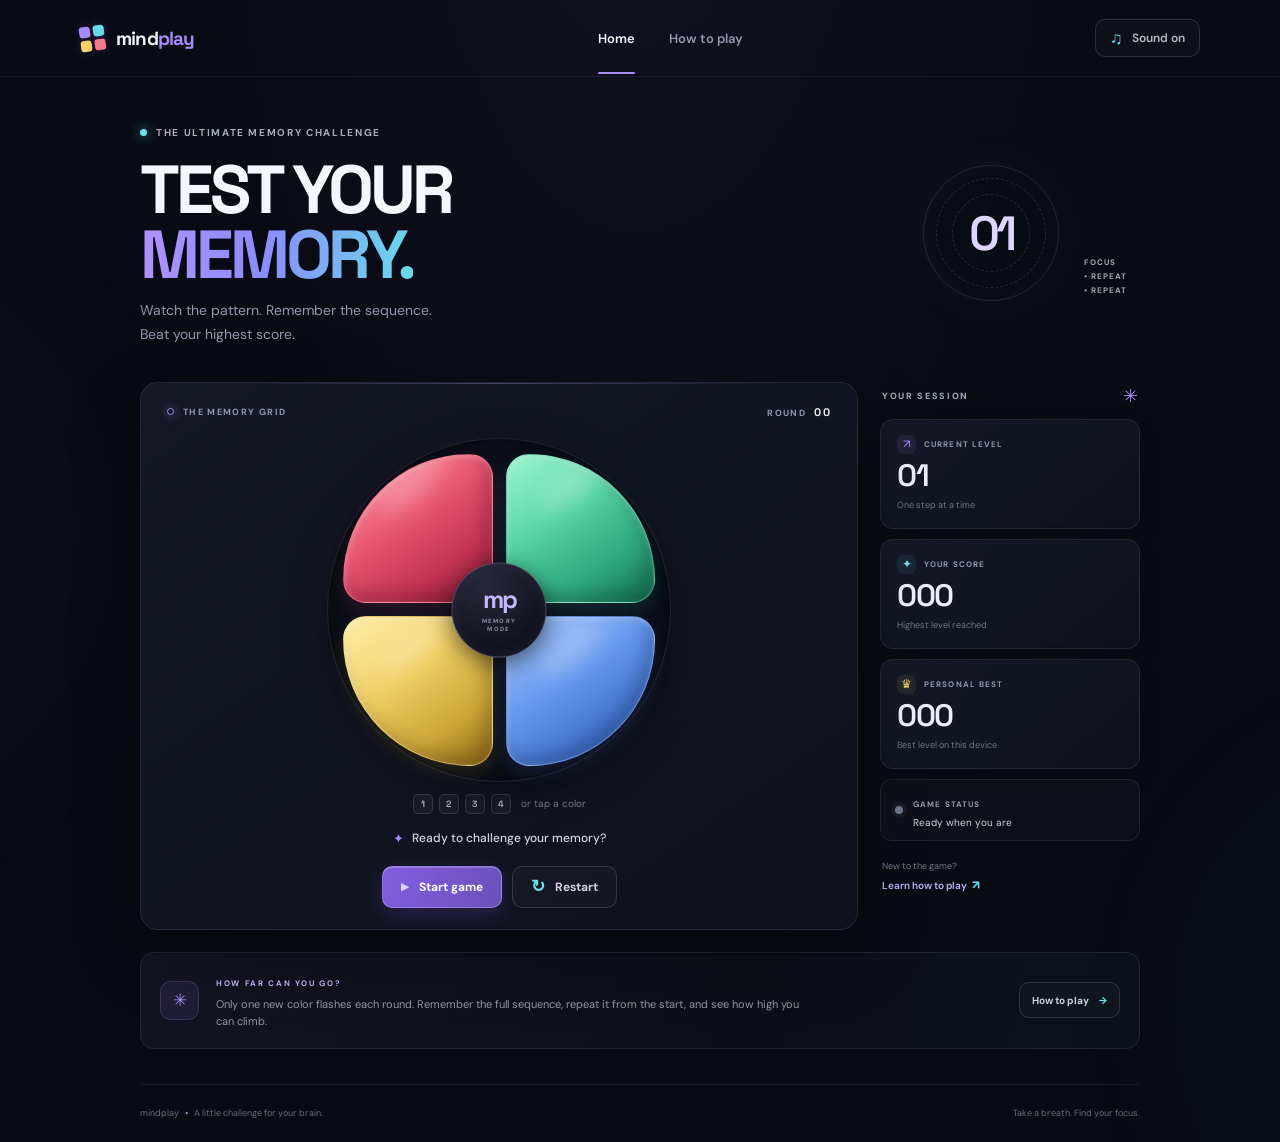
<file: index.html>
<!doctype html>
<html lang="en">
<head>
  <meta charset="utf-8">
  <meta name="viewport" content="width=device-width, initial-scale=1">
  <meta name="theme-color" content="#090b14">
  <meta name="description" content="A polished Simon Says memory challenge. Watch the pattern, repeat it, and beat your best score.">
  <title>Simon Says — Memory, in motion</title>
  <link rel="preconnect" href="https://fonts.googleapis.com">
  <link rel="preconnect" href="https://fonts.gstatic.com" crossorigin>
  <link href="https://fonts.googleapis.com/css2?family=DM+Sans:wght@400;500;600;700&family=Space+Grotesk:wght@400;500;600;700&display=swap" rel="stylesheet">
  <link rel="stylesheet" href="style.css">
  <script src="app.js" defer></script>
</head>
<body>
  <div class="page-glow page-glow-one" aria-hidden="true"></div>
  <div class="page-glow page-glow-two" aria-hidden="true"></div>

  <header class="site-header">
    <nav class="nav-shell" aria-label="Main navigation">
      <a class="brand" href="index.html" aria-label="Simon Says home">
        <span class="brand-mark" aria-hidden="true"><i></i><i></i><i></i><i></i></span>
        <span>mind<span class="brand-accent">play</span></span>
      </a>
      <div class="nav-links">
        <a class="nav-link nav-link-current" href="index.html" aria-current="page">Home</a>
        <a class="nav-link" href="howtoplay.html">How to play</a>
      </div>
      <button class="sound-toggle" id="sound-toggle" type="button" aria-pressed="true" aria-label="Turn sound off">
        <span class="sound-icon" aria-hidden="true">♫</span>
        <span class="sound-label">Sound on</span>
      </button>
    </nav>
  </header>

  <main class="page-shell">
    <section class="hero" aria-labelledby="page-title">
      <div class="hero-copy">
        <span class="eyebrow"><span class="eyebrow-dot"></span> The ultimate memory challenge</span>
        <h1 id="page-title">TEST YOUR<br><span class="gradient-text">MEMORY.</span></h1>
        <p>Watch the pattern. Remember the sequence.<br class="desktop-break"> Beat your highest score.</p>
      </div>
      <div class="hero-note" aria-hidden="true">
        <span class="hero-note-orbit"></span>
        <span class="hero-note-number">01</span>
        <span class="hero-note-caption">FOCUS<br>• REPEAT<br>• REPEAT</span>
      </div>
    </section>

    <section class="immersive-game" id="immersive-game" aria-label="Simon Says game area">
      <div class="immersive-controls">
        <button class="sound-toggle immersive-sound-toggle" id="immersive-sound-toggle" type="button" aria-pressed="true" aria-label="Turn sound off">
          <span class="sound-icon" aria-hidden="true">♫</span>
          <span class="sound-label">Sound on</span>
        </button>
        <button class="exit-fullscreen-button" id="exit-fullscreen-button" type="button"><span aria-hidden="true">×</span> Exit fullscreen</button>
      </div>
      <div class="record-toast" id="record-toast" role="status" aria-live="polite" hidden>
        <span class="record-trophy" aria-hidden="true">🏆</span>
        <span><strong>NEW HIGH SCORE!</strong><small>Outstanding! You've beaten your personal best!</small></span>
      </div>
      <div class="confetti-burst" id="confetti-burst" aria-hidden="true"></div>
      <section class="game-layout" aria-label="Simon Says memory game">
        <div class="game-card">
          <div class="game-card-top">
            <div class="game-card-title">
              <span class="live-indicator" aria-hidden="true"></span>
              <span>THE MEMORY GRID</span>
            </div>
            <span class="round-label">ROUND <strong id="round-number">00</strong></span>
          </div>

          <div class="board-wrap">
            <div class="simon-board" id="simon-board" aria-label="Simon Says game buttons">
              <button class="simon-pad pad-red" type="button" data-color="red" aria-label="Red button, shortcut 1" disabled><span class="pad-shine"></span></button>
              <button class="simon-pad pad-green" type="button" data-color="green" aria-label="Green button, shortcut 2" disabled><span class="pad-shine"></span></button>
              <button class="simon-pad pad-yellow" type="button" data-color="yellow" aria-label="Yellow button, shortcut 3" disabled><span class="pad-shine"></span></button>
              <button class="simon-pad pad-blue" type="button" data-color="blue" aria-label="Blue button, shortcut 4" disabled><span class="pad-shine"></span></button>
              <div class="board-center" aria-hidden="true">
                <span class="center-mark">mp</span>
                <span class="center-label">MEMORY<br>MODE</span>
              </div>
            </div>
            <p class="board-hint"><span class="hint-key">1</span><span class="hint-key">2</span><span class="hint-key">3</span><span class="hint-key">4</span><span>or tap a color</span></p>
          </div>

          <div class="game-message" aria-live="polite" aria-atomic="true">
            <span class="message-spark" aria-hidden="true">✦</span>
            <p id="game-message">Ready to challenge your memory?</p>
          </div>

          <div class="game-actions">
            <button class="button button-primary" id="start-button" type="button">
              <span class="button-play" aria-hidden="true">▶</span>
              <span>Start game</span>
            </button>
            <button class="button button-secondary" id="restart-button" type="button" aria-label="Restart game">
              <span aria-hidden="true">↻</span>
              <span>Restart</span>
            </button>
          </div>

          <section class="result-card" id="result-card" aria-live="polite" hidden>
            <div class="result-copy">
              <span class="result-eyebrow">CHALLENGE COMPLETE</span>
              <h2>GAME OVER!</h2>
              <p>Your final score <strong id="final-score">0</strong> <span>(level reached)</span></p>
              <p>Your highest score <strong id="final-best-score">000</strong></p>
              <p class="result-record" id="result-record" hidden>🏆 New personal best! Outstanding run.</p>
            </div>
            <div class="result-actions">
              <button class="button button-primary result-button" id="play-again-button" type="button">Play again <span aria-hidden="true">→</span></button>
              <a class="button button-secondary result-button" href="index.html">Back to home</a>
            </div>
          </section>
        </div>

        <aside class="score-column" aria-label="Game statistics">
          <div class="score-heading">
            <span class="eyebrow">YOUR SESSION</span>
            <span class="score-heading-mark" aria-hidden="true">✳</span>
          </div>
          <div class="stat-card stat-level">
            <div class="stat-top"><span class="stat-icon">↗</span><span class="stat-label">CURRENT LEVEL</span></div>
            <p class="stat-value" id="level-value">01</p>
            <span class="stat-foot">One step at a time</span>
          </div>
          <div class="stat-card stat-score">
            <div class="stat-top"><span class="stat-icon">✦</span><span class="stat-label">YOUR SCORE</span></div>
            <p class="stat-value" id="score-value">000</p>
            <span class="stat-foot">Highest level reached</span>
          </div>
          <div class="stat-card stat-best">
            <div class="stat-top"><span class="stat-icon">♛</span><span class="stat-label">PERSONAL BEST</span></div>
            <p class="stat-value" id="best-value">000</p>
            <span class="stat-foot">Best level on this device</span>
          </div>
          <div class="status-card">
            <span class="status-orb" id="status-orb" aria-hidden="true"></span>
            <div><span class="stat-label">GAME STATUS</span><p id="status-value">Ready when you are</p></div>
          </div>
          <a class="text-link" href="howtoplay.html">New to the game? <span>Learn how to play <b aria-hidden="true">↗</b></span></a>
        </aside>
      </section>
    </section>

    <section class="encouragement" aria-label="Memory challenge">
      <span class="encouragement-icon" aria-hidden="true">✳</span>
      <div><span class="eyebrow">HOW FAR CAN YOU GO?</span><p>Only one new color flashes each round. Remember the full sequence, repeat it from the start, and see how high you can climb.</p></div>
      <a class="button button-outline" href="howtoplay.html">How to play <span aria-hidden="true">→</span></a>
    </section>
  </main>

  <footer class="site-footer"><span>mindplay <span class="footer-dot">•</span> A little challenge for your brain.</span><span>Take a breath. Find your focus.</span></footer>
</body>
</html>
</file>
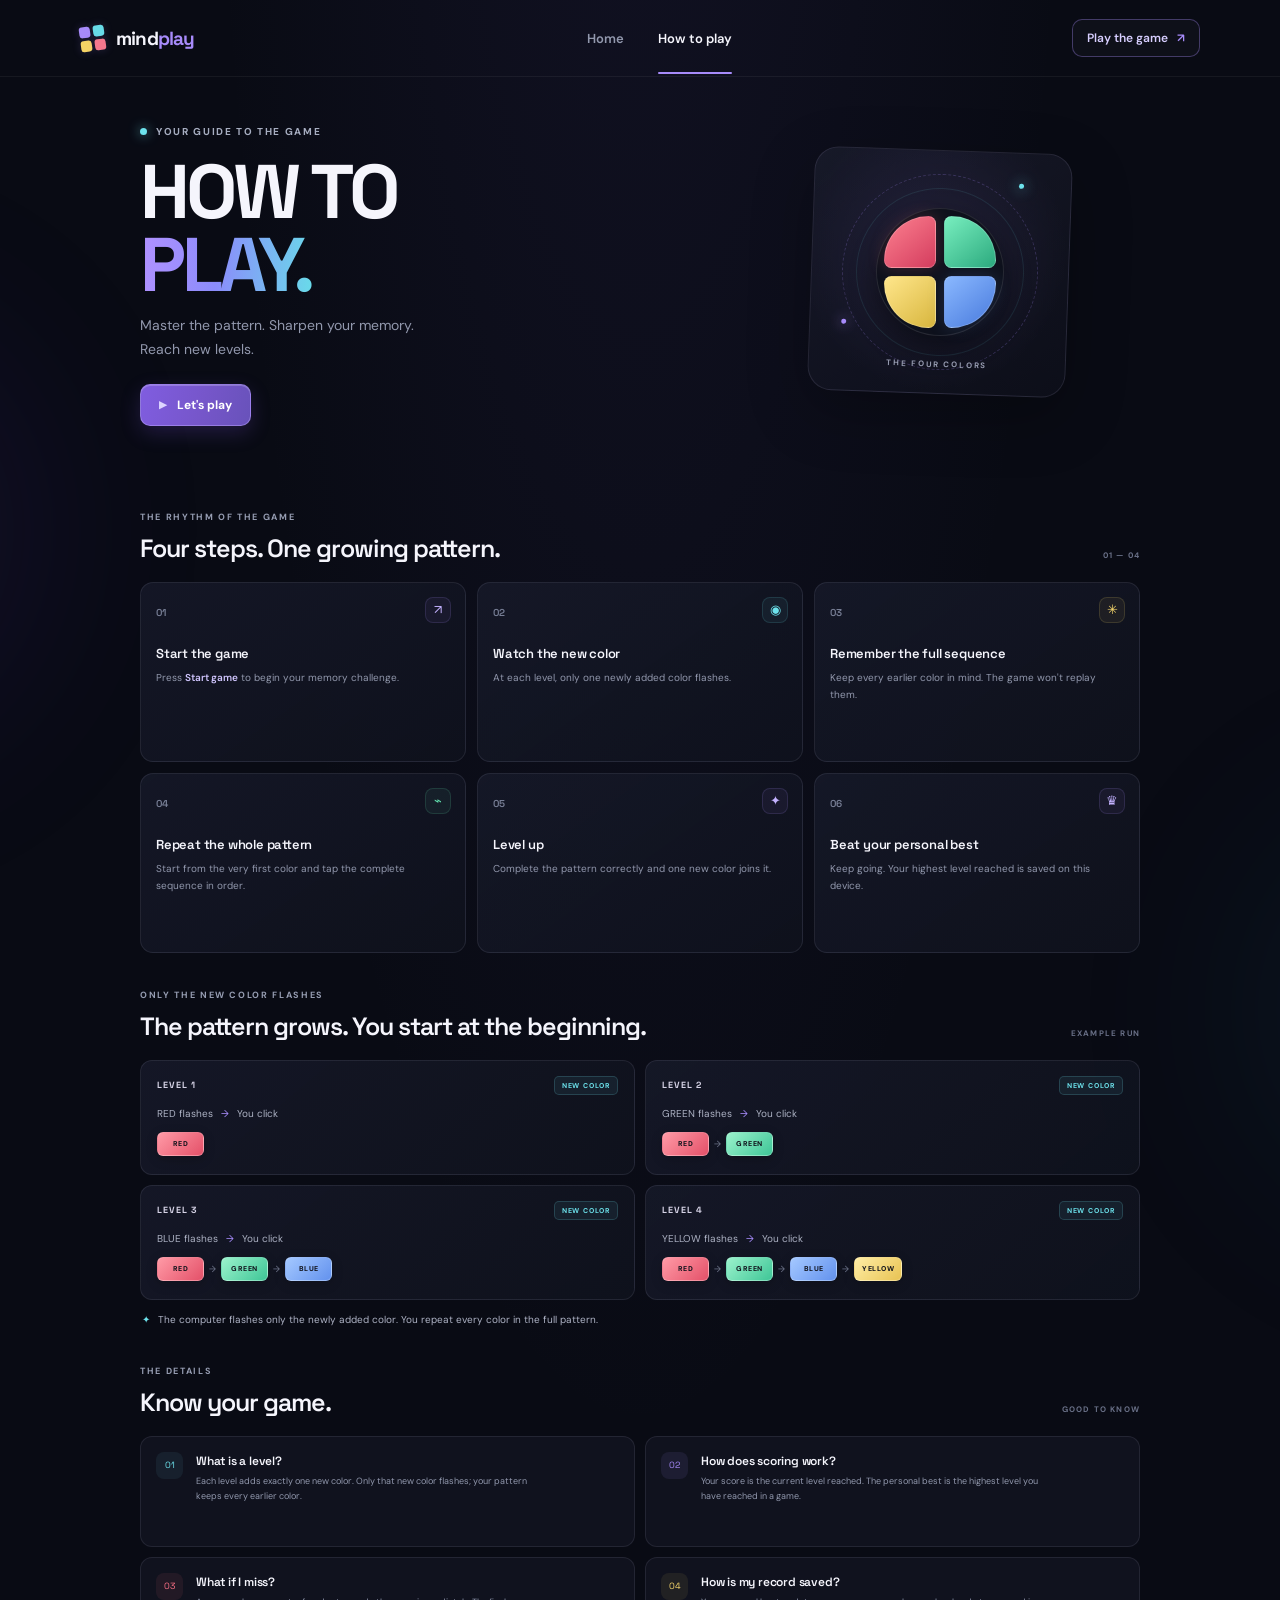
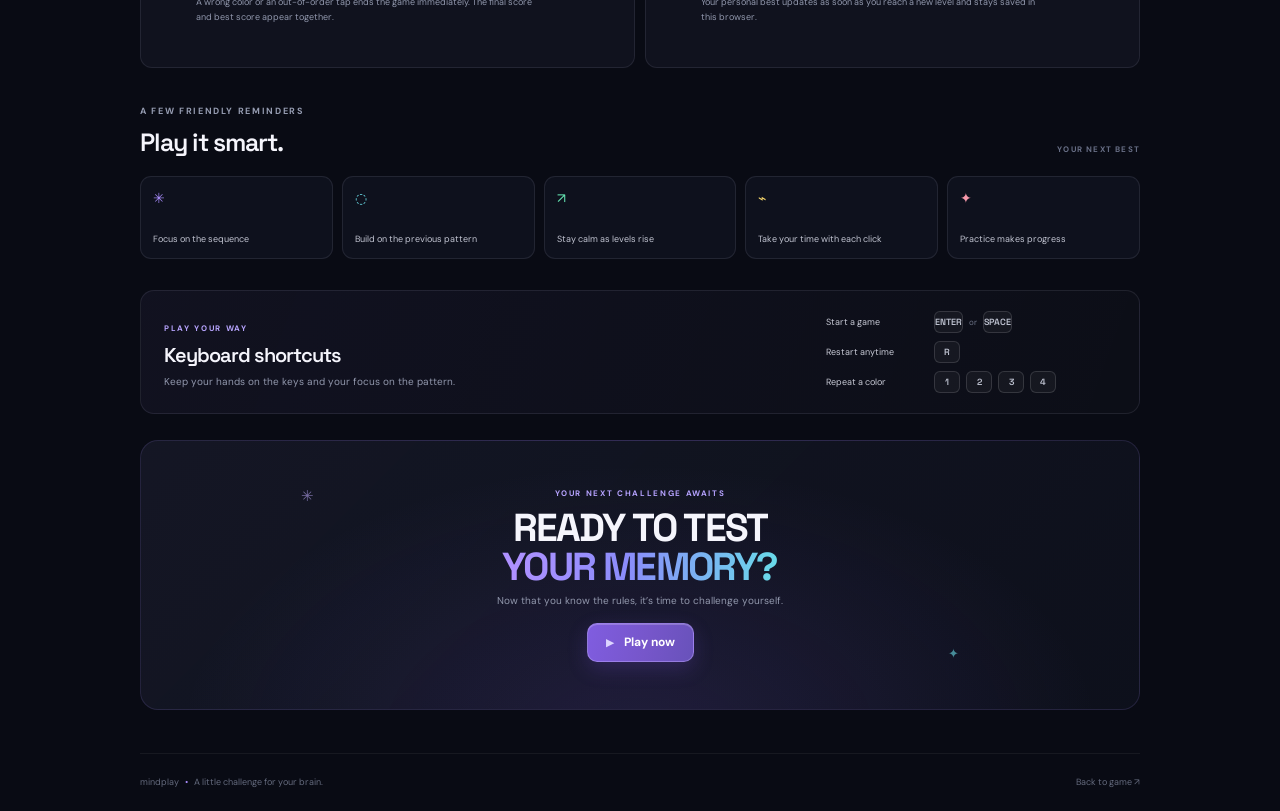
<file: howtoplay.html>
<!doctype html>
<html lang="en">
<head>
  <meta charset="utf-8">
  <meta name="viewport" content="width=device-width, initial-scale=1">
  <meta name="theme-color" content="#090b14">
  <meta name="description" content="Learn how to play the Simon Says memory challenge, understand scoring, and find helpful tips.">
  <title>How to play — mindplay</title>
  <link rel="preconnect" href="https://fonts.googleapis.com">
  <link rel="preconnect" href="https://fonts.gstatic.com" crossorigin>
  <link href="https://fonts.googleapis.com/css2?family=DM+Sans:wght@400;500;600;700&family=Space+Grotesk:wght@400;500;600;700&display=swap" rel="stylesheet">
  <link rel="stylesheet" href="style.css">
</head>
<body class="how-page">
  <div class="page-glow page-glow-one" aria-hidden="true"></div>
  <div class="page-glow page-glow-two" aria-hidden="true"></div>

  <header class="site-header">
    <nav class="nav-shell" aria-label="Main navigation">
      <a class="brand" href="index.html" aria-label="Simon Says home">
        <span class="brand-mark" aria-hidden="true"><i></i><i></i><i></i><i></i></span>
        <span>mind<span class="brand-accent">play</span></span>
      </a>
      <div class="nav-links">
        <a class="nav-link" href="index.html">Home</a>
        <a class="nav-link nav-link-current" href="howtoplay.html" aria-current="page">How to play</a>
      </div>
      <a class="nav-cta" href="index.html">Play the game <span aria-hidden="true">↗</span></a>
    </nav>
  </header>

  <main class="page-shell how-shell">
    <section class="how-hero">
      <div class="how-hero-copy">
        <span class="eyebrow"><span class="eyebrow-dot"></span> Your guide to the game</span>
        <h1>HOW TO<br><span class="gradient-text">PLAY.</span></h1>
        <p>Master the pattern. Sharpen your memory.<br class="desktop-break"> Reach new levels.</p>
        <a class="button button-primary" href="index.html"><span class="button-play" aria-hidden="true">▶</span> Let's play</a>
      </div>
      <div class="preview-card" aria-label="Four game colors: red, green, yellow, and blue">
        <div class="preview-orbit" aria-hidden="true"></div>
        <div class="preview-grid">
          <span class="preview-pad preview-red"></span><span class="preview-pad preview-green"></span>
          <span class="preview-pad preview-yellow"></span><span class="preview-pad preview-blue"></span>
        </div>
        <span class="preview-caption">THE FOUR COLORS</span>
        <span class="preview-dot preview-dot-one" aria-hidden="true"></span><span class="preview-dot preview-dot-two" aria-hidden="true"></span>
      </div>
    </section>

    <section class="how-section" aria-labelledby="steps-title">
      <div class="section-heading">
        <div><span class="eyebrow">THE RHYTHM OF THE GAME</span><h2 id="steps-title">Four steps. One growing pattern.</h2></div>
        <span class="section-index">01 — 04</span>
      </div>
      <div class="steps-grid">
        <article class="step-card"><span class="step-number">01</span><span class="step-symbol">↗</span><h3>Start the game</h3><p>Press <strong>Start game</strong> to begin your memory challenge.</p></article>
        <article class="step-card"><span class="step-number">02</span><span class="step-symbol">◉</span><h3>Watch the new color</h3><p>At each level, only one newly added color flashes.</p></article>
        <article class="step-card"><span class="step-number">03</span><span class="step-symbol">✳</span><h3>Remember the full sequence</h3><p>Keep every earlier color in mind. The game won't replay them.</p></article>
        <article class="step-card"><span class="step-number">04</span><span class="step-symbol">⌁</span><h3>Repeat the whole pattern</h3><p>Start from the very first color and tap the complete sequence in order.</p></article>
        <article class="step-card"><span class="step-number">05</span><span class="step-symbol">✦</span><h3>Level up</h3><p>Complete the pattern correctly and one new color joins it.</p></article>
        <article class="step-card"><span class="step-number">06</span><span class="step-symbol">♛</span><h3>Beat your personal best</h3><p>Keep going. Your highest level reached is saved on this device.</p></article>
      </div>
    </section>

    <section class="sequence-example" aria-labelledby="sequence-example-title">
      <div class="section-heading">
        <div><span class="eyebrow">ONLY THE NEW COLOR FLASHES</span><h2 id="sequence-example-title">The pattern grows. You start at the beginning.</h2></div>
        <span class="section-index">EXAMPLE RUN</span>
      </div>
      <div class="sequence-examples">
        <article class="sequence-card">
          <div class="sequence-card-heading"><span>LEVEL 1</span><span class="new-color-tag">NEW COLOR</span></div>
          <p class="flash-instruction">RED flashes <span class="flash-arrow">→</span> You click</p>
          <div class="sequence-chain"><span class="color-chip chip-red">RED</span></div>
        </article>
        <article class="sequence-card">
          <div class="sequence-card-heading"><span>LEVEL 2</span><span class="new-color-tag">NEW COLOR</span></div>
          <p class="flash-instruction">GREEN flashes <span class="flash-arrow">→</span> You click</p>
          <div class="sequence-chain"><span class="color-chip chip-red">RED</span><span class="chain-arrow">→</span><span class="color-chip chip-green">GREEN</span></div>
        </article>
        <article class="sequence-card">
          <div class="sequence-card-heading"><span>LEVEL 3</span><span class="new-color-tag">NEW COLOR</span></div>
          <p class="flash-instruction">BLUE flashes <span class="flash-arrow">→</span> You click</p>
          <div class="sequence-chain"><span class="color-chip chip-red">RED</span><span class="chain-arrow">→</span><span class="color-chip chip-green">GREEN</span><span class="chain-arrow">→</span><span class="color-chip chip-blue">BLUE</span></div>
        </article>
        <article class="sequence-card">
          <div class="sequence-card-heading"><span>LEVEL 4</span><span class="new-color-tag">NEW COLOR</span></div>
          <p class="flash-instruction">YELLOW flashes <span class="flash-arrow">→</span> You click</p>
          <div class="sequence-chain"><span class="color-chip chip-red">RED</span><span class="chain-arrow">→</span><span class="color-chip chip-green">GREEN</span><span class="chain-arrow">→</span><span class="color-chip chip-blue">BLUE</span><span class="chain-arrow">→</span><span class="color-chip chip-yellow">YELLOW</span></div>
        </article>
      </div>
      <p class="sequence-note"><span aria-hidden="true">✦</span> The computer flashes only the newly added color. You repeat every color in the full pattern.</p>
    </section>

    <section class="understanding-section">
      <div class="section-heading">
        <div><span class="eyebrow">THE DETAILS</span><h2>Know your game.</h2></div>
        <span class="section-index">GOOD TO KNOW</span>
      </div>
      <div class="detail-grid">
        <article class="detail-card"><span class="detail-mark">01</span><div><h3>What is a level?</h3><p>Each level adds exactly one new color. Only that new color flashes; your pattern keeps every earlier color.</p></div></article>
        <article class="detail-card"><span class="detail-mark">02</span><div><h3>How does scoring work?</h3><p>Your score is the current level reached. The personal best is the highest level you have reached in a game.</p></div></article>
        <article class="detail-card"><span class="detail-mark">03</span><div><h3>What if I miss?</h3><p>A wrong color or an out-of-order tap ends the game immediately. The final score and best score appear together.</p></div></article>
        <article class="detail-card"><span class="detail-mark">04</span><div><h3>How is my record saved?</h3><p>Your personal best updates as soon as you reach a new level and stays saved in this browser.</p></div></article>
      </div>
    </section>

    <section class="tips-section">
      <div class="section-heading">
        <div><span class="eyebrow">A FEW FRIENDLY REMINDERS</span><h2>Play it smart.</h2></div>
        <span class="section-index">YOUR NEXT BEST</span>
      </div>
      <div class="tips-grid">
        <div class="tip-card"><span>✳</span><p>Focus on the sequence</p></div>
        <div class="tip-card"><span>◌</span><p>Build on the previous pattern</p></div>
        <div class="tip-card"><span>↗</span><p>Stay calm as levels rise</p></div>
        <div class="tip-card"><span>⌁</span><p>Take your time with each click</p></div>
        <div class="tip-card"><span>✦</span><p>Practice makes progress</p></div>
      </div>
    </section>

    <section class="keyboard-section">
      <div><span class="eyebrow">PLAY YOUR WAY</span><h2>Keyboard shortcuts</h2><p>Keep your hands on the keys and your focus on the pattern.</p></div>
      <div class="shortcut-list">
        <div><span>Start a game</span><span class="keycap">ENTER</span><span class="key-divider">or</span><span class="keycap">SPACE</span></div>
        <div><span>Restart anytime</span><span class="keycap">R</span></div>
        <div><span>Repeat a color</span><span class="keycap">1</span><span class="keycap">2</span><span class="keycap">3</span><span class="keycap">4</span></div>
      </div>
    </section>

    <section class="final-cta">
      <span class="cta-spark cta-spark-one" aria-hidden="true">✳</span><span class="cta-spark cta-spark-two" aria-hidden="true">✦</span>
      <span class="eyebrow">YOUR NEXT CHALLENGE AWAITS</span>
      <h2>READY TO TEST<br><span class="gradient-text">YOUR MEMORY?</span></h2>
      <p>Now that you know the rules, it’s time to challenge yourself.</p>
      <a class="button button-primary" href="index.html"><span class="button-play" aria-hidden="true">▶</span> Play now</a>
    </section>
  </main>

  <footer class="site-footer"><span>mindplay <span class="footer-dot">•</span> A little challenge for your brain.</span><a href="index.html">Back to game <span aria-hidden="true">↗</span></a></footer>
</body>
</html>
</file>
<file: style.css>
:root {
  color-scheme: dark;
  --bg: #090b14;
  --surface: rgba(18, 21, 34, 0.84);
  --surface-raised: #151929;
  --surface-soft: rgba(255, 255, 255, 0.035);
  --line: rgba(193, 199, 224, 0.105);
  --line-strong: rgba(193, 199, 224, 0.17);
  --text: #f5f5fc;
  --muted: #9298ad;
  --muted-light: #b6bbcb;
  --purple: #a78bfa;
  --violet: #8b5cf6;
  --cyan: #6de3ed;
  --green: #63e3b1;
  --red: #fb7185;
  --yellow: #f7d76c;
  --blue: #70a5ff;
  --font-display: "Space Grotesk", "Segoe UI", sans-serif;
  --font-body: "DM Sans", "Segoe UI", sans-serif;
  --shadow-card: 0 24px 70px rgba(0, 0, 0, 0.28);
}

* { box-sizing: border-box; }

html { min-width: 320px; scroll-behavior: smooth; }

body {
  position: relative;
  min-width: 320px;
  min-height: 100vh;
  margin: 0;
  overflow-x: hidden;
  background:
    radial-gradient(ellipse at 50% -30%, rgba(84, 68, 153, 0.13), transparent 49%),
    var(--bg);
  color: var(--text);
  font-family: var(--font-body);
  -webkit-font-smoothing: antialiased;
}

button, a { font: inherit; }
a { color: inherit; text-decoration: none; }
button { color: inherit; }

.page-glow {
  position: fixed;
  z-index: -1;
  width: 380px;
  height: 380px;
  border-radius: 50%;
  filter: blur(115px);
  opacity: 0.15;
  pointer-events: none;
}
.page-glow-one { top: 340px; left: -280px; background: #6635d4; }
.page-glow-two { top: 820px; right: -310px; background: #1d7f9b; opacity: 0.1; }

.site-header { position: relative; z-index: 5; border-bottom: 1px solid rgba(255,255,255,.055); }
.nav-shell {
  display: flex;
  align-items: center;
  justify-content: space-between;
  width: min(1120px, calc(100% - 64px));
  height: 76px;
  margin: 0 auto;
}
.brand { display: inline-flex; align-items: center; gap: 11px; font-family: var(--font-display); font-size: 19px; font-weight: 700; letter-spacing: -.8px; }
.brand-accent { color: var(--purple); }
.brand-mark { display: grid; width: 25px; height: 25px; grid-template: repeat(2, 1fr) / repeat(2, 1fr); gap: 3px; transform: rotate(-8deg); }
.brand-mark i { border-radius: 3px; background: #a78bfa; box-shadow: 0 0 10px rgba(167,139,250,.2); }
.brand-mark i:nth-child(2) { background: #67dbe7; }
.brand-mark i:nth-child(3) { background: #f5d365; }
.brand-mark i:nth-child(4) { background: #f4778d; }
.nav-links { display: flex; align-items: center; gap: 34px; margin-left: 52px; }
.nav-link { position: relative; padding: 8px 0; color: var(--muted); font-size: 13px; font-weight: 600; transition: color .2s ease; }
.nav-link:hover, .nav-link-current { color: var(--text); }
.nav-link-current::after { position: absolute; right: 0; bottom: -19px; left: 0; height: 2px; border-radius: 4px; background: var(--purple); content: ""; }
.sound-toggle, .nav-cta {
  display: inline-flex;
  align-items: center;
  justify-content: center;
  gap: 9px;
  min-height: 38px;
  padding: 0 14px;
  border: 1px solid var(--line-strong);
  border-radius: 10px;
  background: rgba(255,255,255,.025);
  color: var(--muted-light);
  font-size: 12px;
  font-weight: 600;
  transition: border-color .2s ease, color .2s ease, background .2s ease, transform .2s ease;
}
.sound-toggle { cursor: pointer; }
.sound-toggle:hover, .nav-cta:hover { transform: translateY(-1px); border-color: rgba(167,139,250,.45); color: var(--text); background: rgba(167,139,250,.07); }
.sound-icon { color: var(--cyan); font-size: 17px; line-height: 1; }
.nav-cta { border-color: rgba(167,139,250,.35); color: #d7ceff; }
.nav-cta span { color: var(--purple); }

.page-shell { width: min(1000px, calc(100% - 64px)); margin: 0 auto; }
.hero { position: relative; display: flex; align-items: center; justify-content: space-between; min-height: 270px; padding: 43px 0 35px; animation: rise-in .7s both; }
.eyebrow { display: inline-flex; align-items: center; gap: 9px; color: #a7aec1; font-size: 10px; font-weight: 700; letter-spacing: 1.65px; text-transform: uppercase; }
.eyebrow-dot { width: 7px; height: 7px; border-radius: 50%; background: var(--cyan); box-shadow: 0 0 12px rgba(109,227,237,.75); }
h1, h2, h3, p { margin-top: 0; }
.hero h1, .how-hero h1 { margin: 16px 0 10px; font-family: var(--font-display); font-size: clamp(44px, 6.2vw, 68px); font-weight: 700; letter-spacing: -4px; line-height: .96; }
.gradient-text { color: transparent; background: linear-gradient(95deg, #ae91ff 5%, #8b8cfb 45%, #68dce9 100%); background-clip: text; -webkit-background-clip: text; }
.hero-copy > p, .how-hero-copy > p { margin-bottom: 0; color: var(--muted); font-size: 14px; line-height: 1.75; }
.hero-note { position: relative; display: flex; width: 170px; height: 155px; align-items: center; justify-content: center; margin-right: 64px; }
.hero-note-orbit { position: absolute; width: 136px; height: 136px; border: 1px solid rgba(167,139,250,.19); border-radius: 50%; box-shadow: 0 0 42px rgba(129,99,224,.08), inset 0 0 35px rgba(129,99,224,.06); }
.hero-note-orbit::before, .hero-note-orbit::after { position: absolute; border: 1px dashed rgba(109,227,237,.17); border-radius: 50%; content: ""; }
.hero-note-orbit::before { inset: 12px; }
.hero-note-orbit::after { inset: 28px; border-color: rgba(167,139,250,.21); }
.hero-note-number { position: relative; z-index: 1; color: #dfd6ff; font-family: var(--font-display); font-size: 48px; font-weight: 600; letter-spacing: -4px; }
.hero-note-caption { position: absolute; right: -51px; bottom: 13px; color: #a1a7ba; font-size: 8px; font-weight: 700; letter-spacing: 1px; line-height: 1.8; }

.game-layout { display: grid; grid-template-columns: minmax(0, 1fr) 260px; gap: 22px; align-items: stretch; animation: rise-in .8s .08s both; }
.immersive-game { position: relative; }
.game-card { position: relative; min-width: 0; padding: 22px 26px 21px; overflow: hidden; border: 1px solid var(--line); border-radius: 18px; background: linear-gradient(145deg, rgba(22,25,40,.94), rgba(15,18,30,.97)); box-shadow: var(--shadow-card); }
.game-card::before { position: absolute; top: 0; left: 13%; width: 74%; height: 1px; background: linear-gradient(90deg, transparent, rgba(166,145,250,.35), transparent); content: ""; }
.game-card-top { display: flex; align-items: center; justify-content: space-between; color: var(--muted); font-size: 9px; font-weight: 700; letter-spacing: 1.35px; }
.game-card-title { display: flex; align-items: center; gap: 9px; }
.live-indicator { width: 7px; height: 7px; border: 1px solid var(--purple); border-radius: 50%; box-shadow: 0 0 10px rgba(167,139,250,.55); }
.round-label strong { margin-left: 5px; color: var(--text); font-family: var(--font-display); font-size: 11px; }
.board-wrap { position: relative; display: flex; flex-direction: column; align-items: center; padding: 19px 0 0; }
.simon-board { position: relative; display: grid; width: min(100%, 344px); aspect-ratio: 1; grid-template: 1fr 1fr / 1fr 1fr; gap: 13px; padding: 15px; border: 1px solid rgba(255,255,255,.08); border-radius: 50%; background: radial-gradient(circle at 50% 45%, #101423 0, #0d101b 66%); box-shadow: 0 12px 40px rgba(0,0,0,.37), inset 0 0 35px rgba(0,0,0,.55); }
.simon-pad { position: relative; display: flex; align-items: center; justify-content: center; min-width: 0; padding: 0; overflow: hidden; border: 1px solid rgba(255,255,255,.15); cursor: pointer; isolation: isolate; transition: filter .2s ease, transform .17s ease, box-shadow .22s ease, opacity .2s ease; -webkit-tap-highlight-color: transparent; touch-action: manipulation; }
.simon-pad::before { position: absolute; z-index: -1; inset: 0; border-radius: inherit; background: linear-gradient(145deg, rgba(255,255,255,.3), transparent 41%, rgba(0,0,0,.23)); content: ""; opacity: .76; }
.pad-shine { position: absolute; top: 12%; left: 18%; width: 52%; height: 20%; border-radius: 50%; background: rgba(255,255,255,.21); filter: blur(10px); transform: rotate(-38deg); }
.pad-red { border-radius: 88% 16% 16% 16%; background: linear-gradient(145deg, #ff8090, #d9395b 73%, #a62245); box-shadow: inset 1px 2px 6px rgba(255,255,255,.26), inset -7px -8px 16px rgba(81,8,27,.28), 0 8px 18px rgba(214,49,82,.13); }
.pad-green { border-radius: 16% 88% 16% 16%; background: linear-gradient(145deg, #7df2c4, #32b88a 73%, #17815f); box-shadow: inset 1px 2px 6px rgba(255,255,255,.26), inset -7px -8px 16px rgba(5,63,44,.28), 0 8px 18px rgba(41,187,136,.13); }
.pad-yellow { border-radius: 16% 16% 16% 88%; background: linear-gradient(145deg, #ffe990, #e1b83d 73%, #ab7d1e); box-shadow: inset 1px 2px 6px rgba(255,255,255,.28), inset -7px -8px 16px rgba(74,49,4,.27), 0 8px 18px rgba(219,180,51,.13); }
.pad-blue { border-radius: 16% 16% 88% 16%; background: linear-gradient(145deg, #8cb9ff, #4a7fe0 73%, #2c52a8); box-shadow: inset 1px 2px 6px rgba(255,255,255,.27), inset -7px -8px 16px rgba(7,28,77,.27), 0 8px 18px rgba(67,119,224,.14); }
.simon-pad:not(:disabled):hover { filter: brightness(1.13) saturate(1.08); transform: scale(1.025); }
.simon-pad:not(:disabled):active { transform: scale(.96); }
.simon-pad:disabled { cursor: default; }
.simon-pad:focus-visible { z-index: 2; outline: 3px solid #fff; outline-offset: 3px; }
.simon-pad.is-lit { z-index: 1; filter: brightness(1.45) saturate(1.24); transform: scale(1.035); }
.pad-red.is-lit { box-shadow: 0 0 35px rgba(255,94,119,.75), inset 0 0 22px rgba(255,255,255,.5); }
.pad-green.is-lit { box-shadow: 0 0 35px rgba(82,240,182,.72), inset 0 0 22px rgba(255,255,255,.5); }
.pad-yellow.is-lit { box-shadow: 0 0 35px rgba(255,220,90,.78), inset 0 0 22px rgba(255,255,255,.53); }
.pad-blue.is-lit { box-shadow: 0 0 35px rgba(102,160,255,.78), inset 0 0 22px rgba(255,255,255,.52); }
.board-center { position: absolute; z-index: 3; top: 50%; left: 50%; display: flex; width: 95px; height: 95px; flex-direction: column; align-items: center; justify-content: center; border: 1px solid rgba(202,194,249,.25); border-radius: 50%; background: radial-gradient(circle at 35% 20%, #28283b, #10121e 71%); box-shadow: 0 6px 24px rgba(0,0,0,.58), inset 0 0 16px rgba(167,139,250,.09); transform: translate(-50%, -50%); }
.center-mark { color: #c4b5fd; font-family: var(--font-display); font-size: 25px; font-weight: 700; letter-spacing: -2px; line-height: 1; }
.center-label { margin-top: 5px; color: #8d91a7; font-size: 6px; font-weight: 700; letter-spacing: 1.3px; line-height: 1.4; text-align: center; }
.board-hint { display: flex; align-items: center; gap: 6px; margin: 12px 0 0; color: #777e94; font-size: 10px; }
.hint-key, .keycap { display: inline-flex; min-width: 20px; height: 20px; align-items: center; justify-content: center; border: 1px solid rgba(255,255,255,.13); border-radius: 5px; background: rgba(255,255,255,.04); color: #c0c4d2; font-family: var(--font-display); font-size: 9px; font-weight: 600; }
.board-hint > span:last-child { margin-left: 4px; }
.game-message { display: flex; min-height: 37px; align-items: center; justify-content: center; gap: 8px; margin-top: 6px; color: #d3d5e0; text-align: center; }
.game-message p { margin: 0; font-size: 12px; font-weight: 500; }
.message-spark { color: var(--purple); font-size: 13px; }
.game-actions { display: flex; justify-content: center; gap: 10px; margin-top: 9px; }
.button { display: inline-flex; min-height: 42px; align-items: center; justify-content: center; gap: 10px; padding: 0 18px; border: 1px solid transparent; border-radius: 10px; cursor: pointer; font-size: 12px; font-weight: 700; transition: transform .2s ease, box-shadow .2s ease, border-color .2s ease, background .2s ease; }
.button:hover { transform: translateY(-2px); }
.button:active { transform: translateY(0) scale(.98); }
.button:focus-visible, .sound-toggle:focus-visible, a:focus-visible { outline: 2px solid var(--cyan); outline-offset: 3px; }
.button-primary { border-color: rgba(193,174,255,.44); background: linear-gradient(105deg, #805de0, #7656ca 56%, #6852ba); box-shadow: 0 7px 20px rgba(111,77,204,.24), inset 0 1px rgba(255,255,255,.2); color: #fff; }
.button-primary:hover { box-shadow: 0 10px 26px rgba(111,77,204,.38), inset 0 1px rgba(255,255,255,.24); }
.button-primary:disabled { cursor: default; opacity: .6; transform: none; }
.button-play { color: #ddd5ff; font-size: 10px; }
.button-secondary, .button-outline { border-color: var(--line-strong); background: rgba(255,255,255,.025); color: #d0d2df; }
.button-secondary:hover, .button-outline:hover { border-color: rgba(167,139,250,.46); background: rgba(167,139,250,.08); }
.button-secondary > span:first-child { color: var(--cyan); font-size: 17px; line-height: 1; }
.result-card { position: absolute; z-index: 6; inset: 10px; display: flex; flex-direction: column; align-items: center; justify-content: center; gap: 21px; padding: 22px; border: 1px solid rgba(251,113,133,.28); border-radius: 14px; background: radial-gradient(ellipse at 50% 0, rgba(135,83,180,.2), transparent 60%), rgba(9,11,20,.94); box-shadow: 0 15px 55px rgba(0,0,0,.42); text-align: center; backdrop-filter: blur(14px); animation: rise-in .3s ease both; }
.result-card[hidden] { display: none; }
.result-eyebrow { color: #f89aab; font-size: 8px; font-weight: 700; letter-spacing: 1.4px; }
.result-card h2 { margin: 7px 0 12px; color: #fff1f4; font-family: var(--font-display); font-size: clamp(29px, 5vw, 43px); letter-spacing: -1.6px; }
.result-card p { margin: 5px 0; color: var(--muted-light); font-size: 12px; }
.result-card p strong { color: var(--text); }
.result-card p > span { color: var(--muted); }
.result-record { margin-top: 12px !important; color: #f5d477 !important; font-weight: 700; }
.result-record[hidden] { display: none; }
.result-actions { display: flex; flex-wrap: wrap; justify-content: center; gap: 9px; }
.result-button { min-height: 39px; flex-shrink: 0; padding: 0 14px; font-size: 11px; }

.score-column { display: flex; flex-direction: column; gap: 10px; }
.score-heading { display: flex; align-items: center; justify-content: space-between; padding: 2px 2px 1px; }
.score-heading .eyebrow { font-size: 9px; }
.score-heading-mark { color: var(--purple); font-size: 18px; }
.stat-card { min-height: 110px; padding: 15px 16px 12px; border: 1px solid var(--line); border-radius: 13px; background: linear-gradient(140deg, rgba(23,26,42,.88), rgba(15,18,29,.92)); box-shadow: 0 10px 28px rgba(0,0,0,.14); transition: transform .22s ease, border-color .22s ease; }
.stat-card:hover { transform: translateY(-2px); border-color: var(--line-strong); }
.stat-top { display: flex; align-items: center; gap: 8px; }
.stat-icon { display: inline-flex; width: 19px; height: 19px; align-items: center; justify-content: center; border-radius: 6px; background: rgba(167,139,250,.1); color: var(--purple); font-size: 12px; }
.stat-score .stat-icon { background: rgba(109,227,237,.08); color: var(--cyan); }
.stat-best .stat-icon { background: rgba(247,215,108,.09); color: var(--yellow); }
.stat-label { color: var(--muted); font-size: 8px; font-weight: 700; letter-spacing: 1.1px; }
.stat-value { margin: 6px 0 1px; color: #f0edff; font-family: var(--font-display); font-size: 31px; font-weight: 600; letter-spacing: -1.5px; line-height: 1; transition: transform .2s ease, color .2s ease; }
.stat-value.is-updated { color: var(--cyan); transform: scale(1.07); }
.stat-foot { color: #70768b; font-size: 9px; }
.status-card { display: flex; min-height: 59px; align-items: center; gap: 10px; padding: 11px 14px; border: 1px solid var(--line); border-radius: 12px; background: rgba(255,255,255,.022); }
.status-orb { width: 8px; height: 8px; flex-shrink: 0; border-radius: 50%; background: #72798d; box-shadow: 0 0 0 4px rgba(114,121,141,.1); }
.status-orb.is-playing { background: var(--cyan); box-shadow: 0 0 0 4px rgba(109,227,237,.11), 0 0 12px rgba(109,227,237,.5); animation: orb-pulse 1.5s infinite; }
.status-orb.is-error { background: var(--red); box-shadow: 0 0 0 4px rgba(251,113,133,.1); }
.status-card p { margin: 4px 0 0; color: #d0d2df; font-size: 10px; }
.text-link { display: flex; flex-direction: column; gap: 5px; margin-top: 4px; padding: 5px 2px; color: #747b90; font-size: 9px; }
.text-link span { color: #c3b4ff; font-size: 10px; font-weight: 600; }
.text-link b { margin-left: 3px; color: var(--cyan); font-size: 12px; }
.text-link:hover span { color: #fff; }

.encouragement { display: flex; align-items: center; gap: 17px; margin: 22px 0 35px; padding: 17px 19px; border: 1px solid var(--line); border-radius: 14px; background: linear-gradient(100deg, rgba(167,139,250,.065), rgba(255,255,255,.018) 60%, rgba(109,227,237,.035)); }
.encouragement-icon { display: flex; width: 39px; height: 39px; flex-shrink: 0; align-items: center; justify-content: center; border: 1px solid rgba(167,139,250,.2); border-radius: 11px; background: rgba(167,139,250,.09); color: var(--purple); font-size: 17px; }
.encouragement > div { flex: 1; }
.encouragement .eyebrow { color: #c8b7ff; font-size: 8px; }
.encouragement p { max-width: 585px; margin: 5px 0 0; color: var(--muted); font-size: 11px; line-height: 1.6; }
.button-outline { min-height: 36px; flex-shrink: 0; padding: 0 12px; font-size: 10px; }
.button-outline span { color: var(--cyan); }
.site-footer { display: flex; align-items: center; justify-content: space-between; width: min(1000px, calc(100% - 64px)); min-height: 58px; margin: 0 auto; border-top: 1px solid rgba(255,255,255,.06); color: #646a7d; font-size: 9px; }
.footer-dot { padding: 0 4px; color: var(--purple); }
.site-footer a:hover { color: #d1c5ff; }

/* How to play */
.how-shell { padding-bottom: 43px; }
.how-hero { position: relative; display: flex; min-height: 320px; align-items: center; justify-content: space-between; padding: 42px 25px 48px 0; animation: rise-in .7s both; }
.how-hero h1 { margin-bottom: 11px; font-size: clamp(52px, 7vw, 76px); }
.how-hero-copy > p { margin-bottom: 22px; }
.preview-card { position: relative; display: flex; width: 258px; height: 244px; flex-shrink: 0; align-items: center; justify-content: center; margin-right: 46px; border: 1px solid rgba(192,190,224,.12); border-radius: 24px; background: radial-gradient(ellipse at 47% 42%, rgba(94,77,145,.2), transparent 70%), linear-gradient(145deg, rgba(25,27,43,.86), rgba(13,15,26,.88)); box-shadow: 0 20px 60px rgba(0,0,0,.25); transform: rotate(2deg); }
.preview-orbit { position: absolute; width: 196px; height: 196px; border: 1px dashed rgba(167,139,250,.22); border-radius: 50%; }
.preview-orbit::after { position: absolute; inset: 13px; border: 1px solid rgba(109,227,237,.1); border-radius: 50%; content: ""; }
.preview-grid { position: relative; display: grid; width: 128px; height: 128px; grid-template: 1fr 1fr / 1fr 1fr; gap: 8px; padding: 7px; border: 1px solid rgba(255,255,255,.1); border-radius: 50%; background: #0e111c; box-shadow: 0 11px 27px rgba(0,0,0,.44); transform: rotate(-2deg); }
.preview-pad { border: 1px solid rgba(255,255,255,.18); }
.preview-red { border-radius: 90% 15% 15% 15%; background: linear-gradient(140deg,#fd8190,#d43d5e); box-shadow: 0 0 17px rgba(251,113,133,.22); }
.preview-green { border-radius: 15% 90% 15% 15%; background: linear-gradient(140deg,#78eebf,#2caa7e); }
.preview-yellow { border-radius: 15% 15% 15% 90%; background: linear-gradient(140deg,#ffe68b,#d8b63e); }
.preview-blue { border-radius: 15% 15% 90% 15%; background: linear-gradient(140deg,#8ab8ff,#4779dc); box-shadow: 0 0 17px rgba(112,165,255,.19); }
.preview-caption { position: absolute; bottom: 24px; color: #969bb0; font-size: 8px; font-weight: 700; letter-spacing: 1.8px; }
.preview-dot { position: absolute; width: 5px; height: 5px; border-radius: 50%; background: var(--cyan); box-shadow: 0 0 13px var(--cyan); }
.preview-dot-one { top: 30px; right: 47px; }
.preview-dot-two { bottom: 66px; left: 31px; background: var(--purple); box-shadow: 0 0 13px var(--purple); }
.how-section, .understanding-section, .tips-section { margin-top: 30px; }
.section-heading { display: flex; align-items: flex-end; justify-content: space-between; margin-bottom: 18px; }
.section-heading .eyebrow { color: #969db2; font-size: 9px; }
.section-heading h2, .keyboard-section h2 { margin: 7px 0 0; font-family: var(--font-display); font-size: 25px; font-weight: 600; letter-spacing: -1px; }
.section-index { padding-bottom: 4px; color: #697087; font-size: 8px; font-weight: 700; letter-spacing: 1.2px; }
.steps-grid { display: grid; grid-template-columns: repeat(4, 1fr); gap: 11px; }
.step-card { position: relative; min-height: 180px; padding: 17px 15px 16px; overflow: hidden; border: 1px solid var(--line); border-radius: 13px; background: linear-gradient(145deg, rgba(23,26,42,.82), rgba(15,18,29,.88)); transition: transform .22s ease, border-color .22s ease, background .22s ease; }
.step-card:hover, .detail-card:hover, .tip-card:hover { transform: translateY(-3px); border-color: rgba(167,139,250,.27); background-color: rgba(167,139,250,.035); }
.step-number { color: #787f96; font-family: var(--font-display); font-size: 10px; font-weight: 600; }
.step-symbol { position: absolute; top: 14px; right: 14px; display: flex; width: 26px; height: 26px; align-items: center; justify-content: center; border: 1px solid rgba(167,139,250,.14); border-radius: 8px; background: rgba(167,139,250,.06); color: #c4b2ff; font-size: 13px; }
.step-card:nth-child(2) .step-symbol { border-color: rgba(109,227,237,.13); background: rgba(109,227,237,.06); color: var(--cyan); }
.step-card:nth-child(3) .step-symbol { border-color: rgba(247,215,108,.14); background: rgba(247,215,108,.06); color: var(--yellow); }
.step-card:nth-child(4) .step-symbol { border-color: rgba(99,227,177,.14); background: rgba(99,227,177,.06); color: var(--green); }
.step-card h3, .detail-card h3 { margin: 24px 0 7px; font-family: var(--font-display); font-size: 13px; font-weight: 600; letter-spacing: -.2px; }
.step-card p, .detail-card p { margin: 0; color: var(--muted); font-size: 10px; line-height: 1.7; }
.step-card p strong { color: #d1c6ff; font-weight: 600; }
.detail-grid { display: grid; grid-template-columns: 1fr 1fr; gap: 10px; }
.detail-card { display: flex; min-height: 111px; gap: 13px; padding: 15px; border: 1px solid var(--line); border-radius: 12px; background: rgba(19,22,35,.76); transition: transform .22s ease, border-color .22s ease; }
.detail-mark { display: flex; width: 27px; height: 27px; flex-shrink: 0; align-items: center; justify-content: center; border-radius: 8px; background: rgba(109,227,237,.07); color: var(--cyan); font-family: var(--font-display); font-size: 9px; }
.detail-card:nth-child(2) .detail-mark { background: rgba(167,139,250,.09); color: var(--purple); }
.detail-card:nth-child(3) .detail-mark { background: rgba(251,113,133,.08); color: var(--red); }
.detail-card:nth-child(4) .detail-mark { background: rgba(247,215,108,.08); color: var(--yellow); }
.detail-card h3 { margin: 1px 0 5px; font-size: 12px; }
.detail-card p { max-width: 340px; font-size: 9px; }
.tips-grid { display: grid; grid-template-columns: repeat(5, 1fr); gap: 9px; }
.tip-card { display: flex; min-height: 83px; flex-direction: column; justify-content: space-between; padding: 12px; border: 1px solid var(--line); border-radius: 11px; background: rgba(19,22,35,.68); transition: transform .22s ease, border-color .22s ease; }
.tip-card > span { color: var(--purple); font-size: 14px; }
.tip-card:nth-child(2) > span { color: var(--cyan); }
.tip-card:nth-child(3) > span { color: var(--green); }
.tip-card:nth-child(4) > span { color: var(--yellow); }
.tip-card:nth-child(5) > span { color: #f698aa; }
.tip-card p { margin: 9px 0 0; color: #c2c5d2; font-size: 9px; line-height: 1.4; }
.keyboard-section { display: flex; align-items: center; justify-content: space-between; gap: 30px; margin-top: 31px; padding: 20px 23px; border: 1px solid var(--line); border-radius: 14px; background: linear-gradient(110deg, rgba(167,139,250,.055), rgba(255,255,255,.014)); }
.keyboard-section .eyebrow { color: #b8a5ff; font-size: 8px; }
.keyboard-section h2 { margin-top: 6px; font-size: 20px; }
.keyboard-section > div:first-child > p { margin: 7px 0 0; color: var(--muted); font-size: 10px; }
.shortcut-list { display: flex; flex-direction: column; gap: 8px; min-width: 290px; }
.shortcut-list > div { display: flex; align-items: center; gap: 6px; color: #9da2b4; font-size: 9px; }
.shortcut-list > div > span:first-child { width: 102px; color: #c7c9d5; }
.keycap { min-width: 26px; height: 22px; border-radius: 6px; }
.key-divider { color: #6f7589; font-size: 8px; }
.final-cta { position: relative; display: flex; min-height: 270px; flex-direction: column; align-items: center; justify-content: center; margin-top: 26px; overflow: hidden; border: 1px solid rgba(167,139,250,.14); border-radius: 18px; background: radial-gradient(ellipse at 50% 110%, rgba(105,79,190,.18), transparent 65%), linear-gradient(135deg, rgba(22,24,39,.88), rgba(14,17,28,.94)); text-align: center; }
.final-cta::before { position: absolute; inset: 0; background-image: radial-gradient(rgba(196,181,253,.28) .7px, transparent .7px); background-size: 26px 26px; content: ""; opacity: .12; mask-image: linear-gradient(transparent, black 40%, black 70%, transparent); }
.final-cta > *:not(.cta-spark) { position: relative; z-index: 1; }
.final-cta .eyebrow { color: #b6a3ff; font-size: 8px; }
.final-cta h2 { margin: 10px 0 8px; font-family: var(--font-display); font-size: clamp(26px, 4vw, 39px); font-weight: 700; letter-spacing: -1.8px; line-height: 1; }
.final-cta > p { margin-bottom: 16px; color: var(--muted); font-size: 10px; }
.final-cta .button { min-height: 39px; }
.cta-spark { position: absolute; color: #c2aeff; opacity: .58; }
.cta-spark-one { top: 45px; left: 16%; font-size: 15px; }
.cta-spark-two { right: 18%; bottom: 47px; color: var(--cyan); font-size: 13px; }
.how-page .site-footer { width: min(1000px, calc(100% - 64px)); }

.immersive-controls { display: none; }
.exit-fullscreen-button { display: inline-flex; min-height: 38px; align-items: center; gap: 7px; padding: 0 12px; border: 1px solid rgba(193,199,224,.18); border-radius: 10px; background: rgba(15,18,30,.82); color: #d7d9e6; cursor: pointer; font-size: 11px; font-weight: 600; backdrop-filter: blur(12px); }
.exit-fullscreen-button:hover { border-color: rgba(167,139,250,.48); background: rgba(167,139,250,.1); }
.exit-fullscreen-button > span { color: var(--cyan); font-size: 18px; line-height: 1; }
.record-toast { position: absolute; z-index: 12; top: 13px; left: 50%; display: flex; width: max-content; max-width: min(440px, calc(100% - 28px)); align-items: center; gap: 11px; padding: 11px 16px; border: 1px solid rgba(247,215,108,.38); border-radius: 13px; background: linear-gradient(110deg, rgba(51,42,27,.97), rgba(31,28,33,.97)); box-shadow: 0 10px 38px rgba(0,0,0,.4), 0 0 32px rgba(247,215,108,.12); opacity: 0; pointer-events: none; transform: translate(-50%, -10px) scale(.96); }
.record-toast[hidden] { display: none; }
.record-toast.is-visible { animation: record-pop .35s ease forwards; }
.record-trophy { display: flex; width: 35px; height: 35px; flex-shrink: 0; align-items: center; justify-content: center; border-radius: 10px; background: rgba(247,215,108,.12); font-size: 20px; }
.record-toast strong { display: block; color: #ffe797; font-family: var(--font-display); font-size: 11px; letter-spacing: 1px; }
.record-toast small { display: block; margin-top: 3px; color: #ded3b6; font-size: 10px; }
.confetti-burst { position: absolute; z-index: 11; inset: 0; overflow: hidden; pointer-events: none; }
.confetti-piece { position: absolute; top: -14px; width: 7px; height: 12px; border-radius: 2px; animation: confetti-fall 1.65s cubic-bezier(.2,.7,.4,1) both; }
.confetti-violet { background: #b69bff; box-shadow: 0 0 8px rgba(182,155,255,.55); }
.confetti-cyan { background: #70e7ee; }
.confetti-coral { background: #ff8296; }
.confetti-gold { background: #ffe17d; }
.confetti-mint { background: #72edbd; }
.confetti-piece:nth-child(6n+1) { left: 6%; animation-delay: .02s; }
.confetti-piece:nth-child(6n+2) { left: 22%; animation-delay: .12s; }
.confetti-piece:nth-child(6n+3) { left: 39%; animation-delay: .06s; }
.confetti-piece:nth-child(6n+4) { left: 57%; animation-delay: .18s; }
.confetti-piece:nth-child(6n+5) { left: 76%; animation-delay: .1s; }
.confetti-piece:nth-child(6n) { left: 93%; animation-delay: .22s; }
.confetti-piece:nth-child(odd) { animation-duration: 1.42s; }
.result-copy { max-width: 470px; }

.sequence-example { margin-top: 29px; }
.sequence-examples { display: grid; grid-template-columns: repeat(2, 1fr); gap: 10px; }
.sequence-card { min-width: 0; padding: 15px 16px; border: 1px solid var(--line); border-radius: 12px; background: linear-gradient(140deg, rgba(23,26,42,.83), rgba(15,18,29,.9)); }
.sequence-card-heading { display: flex; align-items: center; justify-content: space-between; color: #d6d3e6; font-family: var(--font-display); font-size: 9px; font-weight: 700; letter-spacing: 1px; }
.new-color-tag { padding: 4px 7px; border: 1px solid rgba(109,227,237,.18); border-radius: 5px; background: rgba(109,227,237,.07); color: var(--cyan); font-family: var(--font-body); font-size: 7px; letter-spacing: .8px; }
.flash-instruction { margin: 12px 0 9px; color: #adb2c4; font-size: 10px; }
.flash-arrow { padding: 0 5px; color: var(--purple); }
.sequence-chain { display: flex; min-height: 30px; align-items: center; gap: 5px; }
.color-chip { display: inline-flex; min-width: 47px; height: 24px; align-items: center; justify-content: center; padding: 0 7px; border: 1px solid rgba(255,255,255,.2); border-radius: 6px; color: #11131c; font-size: 7px; font-weight: 800; letter-spacing: .5px; box-shadow: 0 3px 12px rgba(0,0,0,.2); }
.chip-red { background: linear-gradient(135deg,#ff9aa6,#e45169); }
.chip-green { background: linear-gradient(135deg,#9bf2cc,#3fc697); }
.chip-blue { background: linear-gradient(135deg,#a4c8ff,#6392ee); }
.chip-yellow { background: linear-gradient(135deg,#ffeda5,#e8c353); }
.chain-arrow { color: #737a90; font-size: 9px; }
.sequence-note { display: flex; align-items: flex-start; gap: 8px; margin: 12px 2px 0; color: #aeb3c5; font-size: 10px; line-height: 1.6; }
.sequence-note span { color: var(--cyan); }
.steps-grid { grid-template-columns: repeat(3, 1fr); }

body.is-immersive { overflow: hidden; }
body.is-immersive .site-header,
body.is-immersive .hero,
body.is-immersive .encouragement,
body.is-immersive .site-footer { display: none; }
body.is-immersive main.page-shell { width: 100%; max-width: none; min-height: 100vh; margin: 0; }
body.is-immersive #immersive-game {
  position: fixed;
  z-index: 20;
  inset: 0;
  display: flex;
  width: 100vw;
  height: 100vh;
  height: 100dvh;
  min-height: 100vh;
  align-items: center;
  justify-content: center;
  padding: 54px 30px 24px;
  overflow: auto;
  background:
    radial-gradient(ellipse at 50% 50%, rgba(84,68,153,.18), transparent 58%),
    radial-gradient(ellipse at 90% 15%, rgba(27,119,145,.08), transparent 40%),
    #090b14;
}
#immersive-game:fullscreen { background-color: #090b14; }
body.is-immersive .immersive-controls { position: absolute; z-index: 13; top: 16px; right: 20px; display: flex; align-items: center; gap: 8px; }
body.is-immersive .immersive-game > .game-layout { width: min(1160px, 100%); grid-template-columns: minmax(0, 1fr) 245px; gap: 24px; align-items: center; margin: auto; }
body.is-immersive .game-card { padding: 25px 28px 23px; }
body.is-immersive .simon-board { width: min(48vw, 53vh, 500px); gap: 15px; padding: 17px; }
body.is-immersive .board-wrap { padding-top: 15px; }
body.is-immersive .board-center { width: 102px; height: 102px; }
body.is-immersive .game-message { min-height: 42px; }
body.is-immersive .game-message p { font-size: 13px; }
body.is-immersive .game-actions { margin-top: 7px; }
body.is-immersive .game-actions .button { min-height: 45px; }
body.is-immersive .stat-card { min-height: 99px; }
body.is-immersive .score-column { gap: 11px; }

@keyframes record-pop { to { opacity: 1; transform: translate(-50%, 0) scale(1); } }
@keyframes confetti-fall { to { transform: translateY(105vh) rotate(650deg); opacity: 0; } }
@keyframes rise-in { from { opacity: 0; transform: translateY(11px); } to { opacity: 1; transform: translateY(0); } }
@keyframes orb-pulse { 50% { box-shadow: 0 0 0 6px rgba(109,227,237,.06), 0 0 13px rgba(109,227,237,.55); } }

@media (min-width: 1200px) {
  .page-glow-one { left: calc((100vw - 1200px) / 2 - 410px); }
  .page-glow-two { right: calc((100vw - 1200px) / 2 - 400px); }
}

@media (max-width: 800px) {
  .page-shell, .nav-shell, .site-footer, .how-page .site-footer { width: min(100% - 40px, 660px); }
  .game-layout { grid-template-columns: minmax(0, 1fr) 215px; gap: 13px; }
  .game-card { padding-right: 17px; padding-left: 17px; }
  .simon-board { gap: 10px; padding: 12px; }
  .board-center { width: 80px; height: 80px; }
  .score-column { gap: 8px; }
  .stat-card { min-height: 103px; padding: 12px; }
  .stat-value { font-size: 28px; }
  .hero-note { margin-right: 32px; }
  .steps-grid { grid-template-columns: 1fr 1fr; }
  .step-card { min-height: 151px; }
  .step-card h3 { margin-top: 19px; }
  .tips-grid { grid-template-columns: repeat(3, 1fr); }
  .preview-card { margin-right: 22px; }
  body.is-immersive #immersive-game { padding-right: 18px; padding-left: 18px; }
  body.is-immersive .immersive-game > .game-layout { grid-template-columns: minmax(0, 1fr) 205px; gap: 13px; }
  body.is-immersive .simon-board { width: min(46vw, 48vh, 410px); }
}

@media (max-width: 620px) {
  .nav-shell { width: calc(100% - 32px); height: 64px; }
  .brand { gap: 8px; font-size: 17px; }
  .brand-mark { width: 22px; height: 22px; }
  .nav-links { gap: 15px; margin-left: auto; margin-right: 13px; }
  .nav-link { font-size: 11px; }
  .nav-link-current::after { bottom: -17px; }
  .sound-toggle { min-height: 34px; gap: 6px; padding: 0 9px; }
  .sound-label { display: none; }
  .sound-icon { font-size: 15px; }
  .nav-cta { gap: 5px; min-height: 34px; padding: 0 9px; font-size: 10px; white-space: nowrap; }
  .page-shell { width: calc(100% - 32px); }
  .hero { min-height: 230px; padding: 35px 0 23px; }
  .hero h1 { margin-top: 14px; font-size: clamp(43px, 11vw, 60px); letter-spacing: -3px; }
  .hero-copy > p, .how-hero-copy > p { font-size: 12px; }
  .eyebrow { font-size: 8px; letter-spacing: 1.25px; }
  .hero-note { width: 100px; height: 112px; margin-right: 21px; }
  .hero-note-orbit { width: 94px; height: 94px; }
  .hero-note-number { font-size: 36px; }
  .hero-note-caption { right: -37px; bottom: 0; font-size: 6px; }
  .game-layout { grid-template-columns: 1fr; gap: 12px; }
  .game-card { padding: 19px 16px 17px; }
  .simon-board { width: min(100%, 340px); }
  .score-column { display: grid; grid-template-columns: 1fr 1fr; gap: 8px; }
  .score-heading { grid-column: 1 / -1; }
  .stat-card { min-height: 95px; }
  .stat-card:last-of-type { grid-column: auto; }
  .status-card { min-height: 54px; grid-column: 1 / -1; }
  .text-link { grid-column: 1 / -1; margin: 0; }
  .encouragement { flex-wrap: wrap; gap: 11px; margin: 13px 0 24px; padding: 14px; }
  .encouragement-icon { width: 34px; height: 34px; }
  .encouragement > div { flex: 1 1 calc(100% - 50px); }
  .encouragement p { font-size: 10px; }
  .encouragement .button { margin-left: 45px; }
  .site-footer, .how-page .site-footer { width: calc(100% - 32px); min-height: 51px; font-size: 8px; }

  .how-shell { padding-bottom: 27px; }
  .how-hero { min-height: 279px; padding: 35px 0 28px; }
  .how-hero h1 { margin-top: 13px; font-size: clamp(47px, 12vw, 64px); letter-spacing: -3px; }
  .how-hero-copy > p { max-width: 255px; }
  .how-hero .button { min-height: 37px; padding: 0 13px; font-size: 10px; }
  .preview-card { width: 155px; height: 173px; margin-right: 5px; border-radius: 18px; }
  .preview-orbit { width: 130px; height: 130px; }
  .preview-grid { width: 91px; height: 91px; gap: 5px; padding: 5px; }
  .preview-caption { bottom: 17px; font-size: 6px; letter-spacing: 1.2px; }
  .preview-dot-one { top: 20px; right: 25px; }
  .preview-dot-two { bottom: 47px; left: 16px; }
  .how-section, .understanding-section, .tips-section { margin-top: 24px; }
  .section-heading h2 { font-size: 20px; }
  .section-index { font-size: 7px; }
  .steps-grid { gap: 8px; }
  .step-card { min-height: 150px; padding: 13px 12px; }
  .step-card h3 { max-width: 120px; font-size: 12px; }
  .step-card p { font-size: 9px; }
  .detail-grid { gap: 8px; }
  .detail-card { min-height: 123px; gap: 9px; padding: 12px 10px; }
  .detail-mark { width: 23px; height: 23px; }
  .detail-card h3 { font-size: 10px; }
  .detail-card p { font-size: 8px; line-height: 1.6; }
  .tips-grid { grid-template-columns: 1fr 1fr; gap: 8px; }
  .tip-card { min-height: 73px; padding: 10px; }
  .keyboard-section { align-items: flex-start; flex-direction: column; gap: 16px; margin-top: 24px; padding: 16px; }
  .keyboard-section h2 { font-size: 18px; }
  .shortcut-list { width: 100%; min-width: 0; }
  .shortcut-list > div > span:first-child { width: 113px; }
  .final-cta { min-height: 226px; margin-top: 19px; }
  .final-cta h2 { font-size: 30px; }
  .final-cta > p { max-width: 250px; line-height: 1.6; }
  .sequence-examples { grid-template-columns: 1fr; }
  .sequence-card { padding: 13px 14px; }
  body.is-immersive #immersive-game { align-items: stretch; justify-content: flex-start; padding: 54px 10px 12px; }
  body.is-immersive .immersive-controls { top: 9px; right: 10px; gap: 6px; }
  body.is-immersive .immersive-controls .sound-toggle,
  body.is-immersive .exit-fullscreen-button { min-height: 32px; padding: 0 9px; font-size: 9px; }
  body.is-immersive .immersive-game > .game-layout { width: min(430px, 100%); grid-template-columns: 1fr; gap: 7px; margin: auto; }
  body.is-immersive .game-card { padding: 12px 14px; }
  body.is-immersive .simon-board { width: min(74vw, 34vh, 300px); gap: 9px; padding: 10px; }
  body.is-immersive .board-wrap { padding-top: 8px; }
  body.is-immersive .board-center { width: 70px; height: 70px; }
  body.is-immersive .center-mark { font-size: 21px; }
  body.is-immersive .center-label { font-size: 5px; }
  body.is-immersive .board-hint { margin-top: 7px; }
  body.is-immersive .game-message { min-height: 30px; margin-top: 2px; }
  body.is-immersive .game-message p { font-size: 10px; }
  body.is-immersive .game-actions { margin-top: 3px; }
  body.is-immersive .game-actions .button { min-height: 36px; }
  body.is-immersive .score-column { grid-template-columns: repeat(3, 1fr); gap: 6px; }
  body.is-immersive .score-heading,
  body.is-immersive .text-link { display: none; }
  body.is-immersive .stat-card { min-height: 72px; padding: 8px; }
  body.is-immersive .stat-top { gap: 5px; }
  body.is-immersive .stat-icon { width: 16px; height: 16px; }
  body.is-immersive .stat-label { font-size: 6px; letter-spacing: .55px; }
  body.is-immersive .stat-value { margin-top: 4px; font-size: 22px; }
  body.is-immersive .stat-foot { font-size: 7px; }
  body.is-immersive .status-card { min-height: 42px; grid-column: 1 / -1; }
  body.is-immersive .result-card { inset: 5px; gap: 12px; padding: 12px; }
  body.is-immersive .result-card h2 { margin: 4px 0 7px; font-size: 28px; }
  body.is-immersive .result-card p { margin: 3px 0; font-size: 10px; }
  body.is-immersive .record-toast { top: 58px; }
}

@media (max-width: 380px) {
  .nav-links { gap: 10px; margin-right: 8px; }
  .nav-link { font-size: 10px; }
  .nav-cta { padding: 0 7px; font-size: 9px; }
  .hero-note { width: 82px; margin-right: 15px; }
  .hero-note-caption { right: -31px; }
  .how-hero { align-items: flex-start; }
  .preview-card { width: 120px; height: 149px; margin-top: 20px; }
  .preview-grid { width: 77px; height: 77px; }
  .preview-orbit { width: 106px; height: 106px; }
  .how-hero h1 { font-size: 45px; }
  .desktop-break { display: none; }
  body.is-immersive .exit-fullscreen-button { font-size: 8px; }
  body.is-immersive .immersive-controls .sound-label { display: none; }
}

@media (prefers-reduced-motion: reduce) {
  *, *::before, *::after { scroll-behavior: auto !important; animation-duration: .01ms !important; animation-iteration-count: 1 !important; transition-duration: .01ms !important; }
}
</file>
